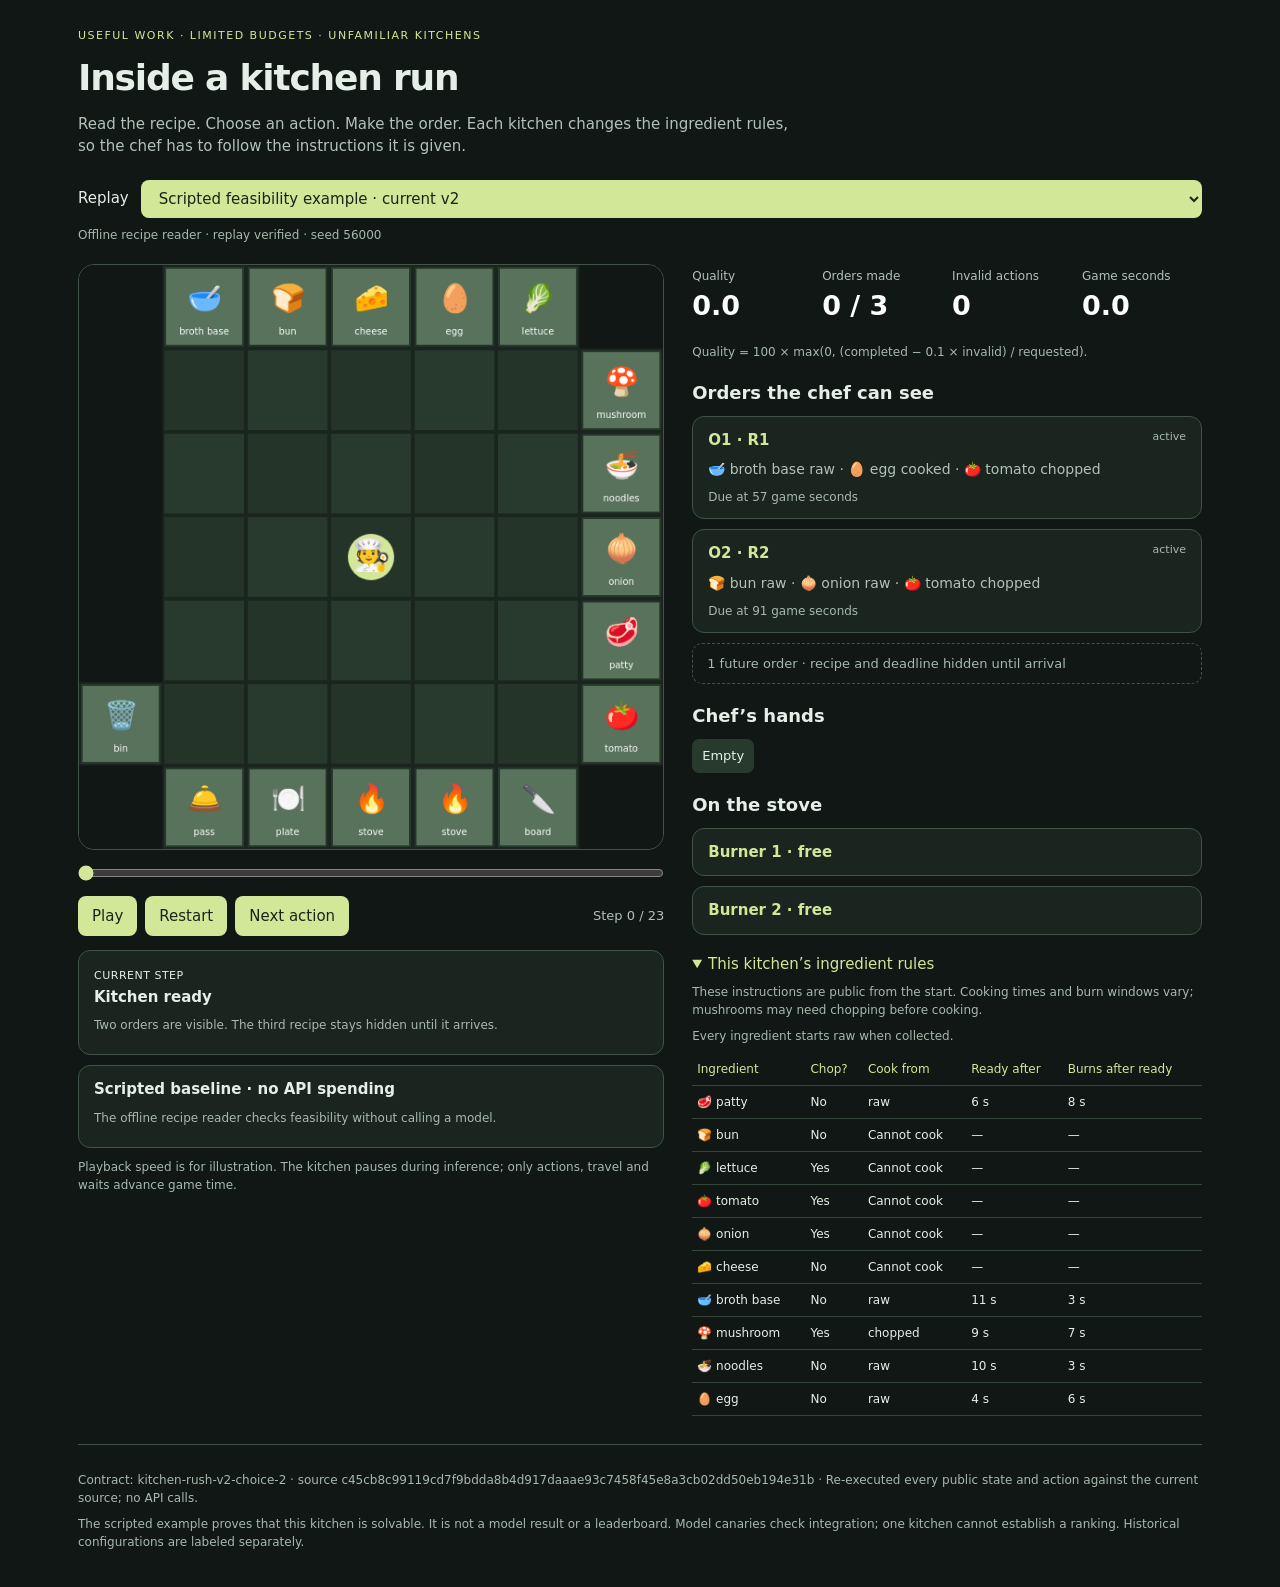
<file: ui/v2/index.html>
<!doctype html>
<html lang="en">
<head>
<meta charset="utf-8"><meta name="viewport" content="width=device-width,initial-scale=1">
<title>Kitchen Rush v2 · Inside a run</title>
<style>
:root{color-scheme:dark;font:15px/1.5 system-ui;background:#101714;color:#e5efe8}*{box-sizing:border-box}body{max-width:1180px;margin:auto;padding:28px}h1{font-size:36px;letter-spacing:-1.2px;margin:6px 0}h2{font-size:18px;margin:18px 0 10px}p{color:#b3c2b9;margin:8px 0}.eyebrow{color:#d3e799;letter-spacing:1.5px;font-size:11px}.intro{max-width:720px}.replay-picker{display:flex;gap:12px;align-items:center;margin-top:22px;flex-wrap:wrap}main{display:grid;grid-template-columns:minmax(0,1.15fr) minmax(0,1fr);gap:28px;margin-top:20px}canvas{display:block;width:100%;background:#19251e;border:1px solid #405346;border-radius:16px}article,.box{padding:12px 15px;border:1px solid #405346;background:#19251e;border-radius:12px;margin-bottom:10px}article b{color:#d3e799}article p{font-size:14px;margin-bottom:0}button,input,select{font:inherit}select{max-width:100%;flex:1}button,select{padding:9px 14px;border-radius:8px;background:#d3e799;border:0;color:#182618}button{cursor:pointer}button:disabled{opacity:.45;cursor:default}button:focus-visible,select:focus-visible,input:focus-visible,summary:focus-visible{outline:3px solid #f2c677;outline-offset:3px}input[type=range]{width:100%;margin:15px 0;accent-color:#d3e799}.controls{display:flex;align-items:center;gap:8px}.step-count{margin-left:auto;font-size:13px;color:#b3c2b9}.stats{display:grid;grid-template-columns:repeat(4,1fr);gap:10px;margin:0 0 16px}.stats strong{display:block;font-size:27px;color:#fff}.stats span{font-size:12px;color:#b3c2b9}.small{font-size:12px;color:#a7b9ae}.tag{font-size:11px;letter-spacing:.5px;text-transform:uppercase}.action-box{min-height:94px;margin-top:14px}.action-box strong{display:block}.resources{display:grid;grid-template-columns:1fr 1fr;gap:10px}.resources strong{display:block;font-size:19px}.resources p{font-size:12px}.boundary{color:#efc37a!important}.status{font-size:11px;float:right;color:#a7b9ae}.pending{border:1px dashed #405346;padding:10px 14px;border-radius:10px;font-size:13px;color:#a7b9ae}.inventory{display:flex;gap:8px;flex-wrap:wrap}.item{background:#283a2e;padding:7px 10px;border-radius:7px;font-size:13px}.rules{width:100%;border-collapse:collapse;font-size:12px}.rules th,.rules td{text-align:left;padding:7px 5px;border-bottom:1px solid #34453a}.rules th{color:#d3e799;font-weight:500}.rules caption{text-align:left;margin-bottom:8px;color:#a7b9ae}summary{cursor:pointer;color:#d3e799}details{margin-top:18px}.source{overflow-wrap:anywhere}footer{border-top:1px solid #405346;margin-top:28px;padding-top:18px}.error{color:#ffc3a8;background:#422b22;border:1px solid #895941;padding:14px;border-radius:10px}#loading{margin-top:18px}[hidden]{display:none!important}@media(max-width:760px){main{grid-template-columns:1fr}body{padding:18px}.stats{gap:5px}.stats strong{font-size:24px}h1{font-size:30px}}@media(prefers-reduced-motion:reduce){*{scroll-behavior:auto}}
</style>
</head>
<body>
<header><div class="eyebrow">USEFUL WORK · LIMITED BUDGETS · UNFAMILIAR KITCHENS</div><h1>Inside a kitchen run</h1><p class="intro">Read the recipe. Choose an action. Make the order. Each kitchen changes the ingredient rules, so the chef has to follow the instructions it is given.</p></header>
<div class="replay-picker"><label for="example">Replay</label><select id="example"><option value="demo.json">Scripted feasibility example</option></select></div>
<p id="subtitle" class="small">Loading the current kitchen…</p><p id="loading" role="status">Loading replay…</p>
<main id="replay" hidden>
<section><canvas id="kitchen" width="630" height="630" role="img" aria-label="Kitchen replay"></canvas><input id="timeline" aria-label="Replay position" type="range" min="0" value="0"><div class="controls"><button id="play">Play</button><button id="restart">Restart</button><button id="next">Next action</button><span id="position" class="step-count"></span></div><div class="box action-box"><span class="tag">Current step</span><strong id="action">Kitchen ready</strong><p id="feedback" class="small"></p></div><div class="box"><b id="allowance"></b><p id="budget-note" class="small"></p><div id="resources" class="resources" hidden><div><span class="small">Admitted action cost</span><strong id="accepted"></strong></div><div><span class="small">This attempt paid</span><strong id="paid"></strong></div></div><p id="prior-attempt" class="small" hidden></p><p id="boundary" class="small boundary" hidden></p><p id="tokens" class="small" hidden></p></div><p class="small">Playback speed is for illustration. The kitchen pauses during inference; only actions, travel and waits advance game time.</p></section>
<section><div class="stats"><div><span>Quality</span><strong id="quality">0</strong></div><div><span>Orders made</span><strong id="completed">0 / 3</strong></div><div><span>Invalid actions</span><strong id="invalid">0</strong></div><div><span>Game seconds</span><strong id="clock">0</strong></div></div><p class="small">Quality = 100 × max(0, (completed − 0.1 × invalid) / requested).</p><h2>Orders the chef can see</h2><div id="cards"></div><p id="pending" class="pending"></p><h2>Chef’s hands</h2><div id="hands" class="inventory"></div><h2>On the stove</h2><div id="burners"></div><details open><summary>This kitchen’s ingredient rules</summary><p class="small">These instructions are public from the start. Cooking times and burn windows vary; mushrooms may need chopping before cooking.</p><table class="rules"><caption>Every ingredient starts raw when collected.</caption><thead><tr><th>Ingredient</th><th>Chop?</th><th>Cook from</th><th>Ready after</th><th>Burns after ready</th></tr></thead><tbody id="rules"></tbody></table></details></section>
</main>
<footer><p id="source" class="small source"></p><p class="small">The scripted example proves that this kitchen is solvable. It is not a model result or a leaderboard. Model canaries check integration; one kitchen cannot establish a ranking. Historical configurations are labeled separately.</p></footer>
<script>
'use strict';
const CONTRACT='kitchen-rush-v2-choice-2', $=s=>document.querySelector(s), ctx=$('#kitchen').getContext('2d');
const icons={patty:'🥩',bun:'🍞',lettuce:'🥬',tomato:'🍅',onion:'🧅',cheese:'🧀',broth_base:'🥣',mushroom:'🍄',noodles:'🍜',egg:'🥚'};
const pretty=s=>String(s??'').replaceAll('_',' ').toLowerCase(), money=x=>'$'+Number(x||0).toFixed(6), nano=x=>Math.ceil(Number(x)*1e9-1e-9);
let replay=null,at=0,timer=null,loadId=0,examples=[{file:'demo.json',label:'Scripted feasibility example',kind:'scripted'}];
function pause(){clearInterval(timer);timer=null;$('#play').textContent='Play'}
function textItem(parent,text,cls='item'){const e=document.createElement('span');e.className=cls;e.textContent=text;parent.append(e)}
function draw(state){const n=replay.layout.grid_n,cell=630/n;ctx.clearRect(0,0,630,630);ctx.textAlign='center';ctx.textBaseline='middle';for(let r=0;r<n;r++)for(let c=0;c<n;c++){ctx.fillStyle=(r+c)%2?'#283a2e':'#243428';ctx.fillRect(c*cell+2,r*cell+2,cell-4,cell-4)}for(const [r,c] of replay.layout.blocked){ctx.fillStyle='#101714';ctx.fillRect(c*cell,r*cell,cell,cell)}for(const s of replay.layout.stations){const [r,c]=s.cell;ctx.fillStyle='#58725b';ctx.fillRect(c*cell+4,r*cell+4,cell-8,cell-8);ctx.fillStyle='#fff';ctx.font='30px system-ui';ctx.fillText(icons[s.ingredient]||({BOARD:'🔪',STOVE:'🔥',PLATE:'🍽️',PASS:'🛎️',BIN:'🗑️'}[s.type])||'▪',c*cell+cell/2,r*cell+cell*.43);ctx.font='10px system-ui';ctx.fillText(pretty(s.ingredient||s.type),c*cell+cell/2,r*cell+cell*.81)}const [r,c]=state.chef_pos;ctx.fillStyle='#d3e799';ctx.beginPath();ctx.arc(c*cell+cell/2,r*cell+cell/2,25,0,Math.PI*2);ctx.fill();ctx.font='33px system-ui';ctx.fillText('🧑‍🍳',c*cell+cell/2,r*cell+cell/2);$('#kitchen').setAttribute('aria-label',`Chef at row ${r+1}, column ${c+1}. ${state.completed_orders} of ${state.requested_orders} orders completed.`)}
function tokenAccounting(data,entry){const identity=data.model||entry.model_accounting;if(!identity||typeof identity.provider!=='string'||!identity.provider)return {generation_token_eligible:null};const eligible=identity.provider!=='TypeSafe';if(entry.model_accounting&&((entry.model_accounting.provider!==identity.provider)||(entry.model_accounting.generation_token_eligible!==eligible)))throw new Error('Provider accounting metadata differs.');if(data.token_cap!=null&&!eligible)throw new Error('This provider is not eligible for a generation-token allowance.');return {provider:identity.provider,generation_token_eligible:eligible}}
function tokenUsageText(replay,cost){if(replay.model_accounting?.generation_token_eligible===false)return 'Generation-token comparison: not applicable. Provider-reported output units are not comparable.';if(replay.model_accounting?.generation_token_eligible!==true)return 'Generation-token comparison: unavailable (accounting metadata missing).';return (cost.output_tokens||0).toLocaleString()+' generated tokens used'+(replay.token_cap!=null?' · '+Math.max(0,replay.token_cap-(cost.output_tokens||0)).toLocaleString()+' left · '+money(replay.dollar_cap)+' dollar backstop':'')}
function render(){const step=replay.steps[at],s=step.state;draw(s);const q=100*Math.max(0,(s.completed_orders-.1*s.invalid_actions)/s.requested_orders);$('#quality').textContent=q.toFixed(1);$('#completed').textContent=s.completed_orders+' / '+s.requested_orders;$('#invalid').textContent=s.invalid_actions;$('#clock').textContent=s.clock_gs.toFixed(1);$('#timeline').value=at;$('#position').textContent=`Step ${at} / ${replay.steps.length-1}`;$('#next').disabled=at===replay.steps.length-1;
$('#cards').replaceChildren();for(const order of s.orders.filter(o=>o.status!=='PENDING')){const card=document.createElement('article'),title=document.createElement('b'),status=document.createElement('span'),body=document.createElement('p');title.textContent=order.order_id+' · '+order.dish;status.className='status';status.textContent=pretty(order.status);body.textContent=Object.entries(s.recipe_cards[order.dish]||{}).map(([i,v])=>(icons[i]||'')+' '+pretty(i)+' '+pretty(v)).join(' · ');card.append(title,status,body);if(order.status==='ACTIVE'){const deadline=document.createElement('p');deadline.className='small';deadline.textContent='Due at '+order.deadline_gs+' game seconds';card.append(deadline)}$('#cards').append(card)}$('#pending').hidden=!s.pending_orders;$('#pending').textContent=s.pending_orders+' future order'+(s.pending_orders===1?'':'s')+' · recipe and deadline hidden until arrival';
$('#hands').replaceChildren();if(!s.hands.length)textItem($('#hands'),'Empty');for(const h of s.hands)textItem($('#hands'),(icons[h.ingredient]||'🍽️')+' '+pretty(h.ingredient)+' · '+pretty(h.state));$('#burners').replaceChildren();for(const b of s.burners){const e=document.createElement('article');const title=document.createElement('b');title.textContent='Burner '+((b.burner_index??b.index)+1)+' · '+(b.ingredient?pretty(b.ingredient):'free');e.append(title);if(b.ingredient){const p=document.createElement('p');p.textContent=pretty(b.status)+(b.status==='COOKING'?' · ready in '+Math.max(0,b.ready_gs-s.clock_gs).toFixed(1)+' s':b.status==='READY'?' · burns in '+Math.max(0,b.burn_gs-s.clock_gs).toFixed(1)+' s':'');e.append(p)}$('#burners').append(e)}
$('#rules').replaceChildren();for(const [name,r] of Object.entries(s.ingredient_rules)){const tr=document.createElement('tr');for(const value of [(icons[name]||'')+' '+pretty(name),r.choppable?'Yes':'No',r.cookable_from?pretty(r.cookable_from):'Cannot cook',r.cookable_from?r.cook_time+' s':'—',r.cookable_from?r.burn_window+' s':'—']){const td=document.createElement('td');td.textContent=value;tr.append(td)}$('#rules').append(tr)}
const action=step.action;$('#action').textContent=step.kind==='boundary'?'Budget boundary · no action taken':action?pretty(action.name)+' '+Object.values(action.arguments||{}).map(pretty).join(' · '):'Kitchen ready';$('#feedback').textContent=step.kind==='boundary'?'The response was paid for, but its action did not fit the allowance and was never executed.':step.note||'The first orders have arrived. Read their cards and this kitchen’s rules.';
const cost=step.accounting||{accepted_usd:0,paid_usd:0,boundary_usd:0,output_tokens:0},model=replay.kind==='model';$('#resources').hidden=!model;$('#allowance').textContent=model?(replay.token_cap!=null?replay.token_cap.toLocaleString()+' generated-token allowance':money(replay.dollar_cap)+' allowance for executed actions'):'Scripted baseline · no API spending';$('#budget-note').textContent=model?'An action counts only if cumulative paid response cost fits the dollar allowance. A final response can be paid without being admitted.':'The offline recipe reader checks feasibility without calling a model.';const prior=replay.prior_attempt;$('#prior-attempt').hidden=!prior;$('#prior-attempt').textContent=prior?'A previous attempt '+(prior.failure_kind==='peer_accounting_pause'?'was interrupted by an accounting pause':'failed')+'. Its known cost was '+money(prior.known_cost_usd)+'.'+(prior.retained_liability_usd?' Another '+money(prior.retained_liability_usd)+' is reserved for an unknown bill; it is not confirmed spending.':'')+' The cost report includes both attempts.':'';$('#accepted').textContent=money(cost.accepted_usd);$('#paid').textContent=money(cost.paid_usd);$('#boundary').hidden=!cost.boundary_usd;$('#boundary').textContent='Boundary response paid: '+money(cost.boundary_usd)+' · excluded from actions and quality.';$('#tokens').hidden=!model;$('#tokens').textContent=tokenUsageText(replay,cost);if(at===replay.steps.length-1&&replay.reason)$('#feedback').textContent+=' Stopped: '+pretty(replay.reason)+'.';}
function normalise(data,entry){if(data.protocol!==CONTRACT)throw new Error('This replay uses an earlier or unknown protocol.');if(!/^[a-f0-9]{64}$/.test(data.protocol_hash||''))throw new Error('Missing source version.');if(data.replay_schema==='choice-replay-1'){if(data.kind!=='scripted'||entry.kind!=='scripted')throw new Error('Unsupported exported replay kind.');return data}if(entry.kind!=='model'||data.status!=='complete'||entry.audit?.status!=='passed'||entry.audit.protocol_hash!==data.protocol_hash||!entry.sha256)throw new Error('A model replay needs a complete current run, matching audit metadata and a file hash.');if(!Array.isArray(data.requests)||!Array.isArray(data.frames))throw new Error('Missing model replay evidence.');if(data.source?.manifest_sha256&&data.source.manifest_sha256!==entry.audit.manifest_sha256)throw new Error('Replay manifest accounting source differs.');const modelAccounting=tokenAccounting(data,entry);if(data.token_cap!=null&&modelAccounting.generation_token_eligible!==true)throw new Error('Token allowance needs verified generation accounting.');let admitted=0,invalid=0,paid=0,tokens=0;const requests=data.requests.filter(r=>r.admitted);const steps=[];for(const f of data.frames){if(!['start','action'].includes(f.kind))continue;if(f.kind==='action'){const request=requests[admitted++];if(!request)throw new Error('Action and accounting counts differ.');paid+=nano(request.cost_usd);tokens+=request.output_tokens;if(f.action?.ok===false)invalid++}const visible=f.orders.filter(o=>o.status!=='PENDING'),known=new Set(visible.map(o=>o.dish));steps.push({kind:f.kind,action:f.action,note:f.action?.note,state:{...f,orders:visible,recipe_cards:Object.fromEntries(Object.entries(data.spec.recipe_cards).filter(([k])=>known.has(k))),ingredient_rules:data.spec.ingredient_rules,requested_orders:data.spec.orders.length,completed_orders:visible.filter(o=>o.status==='SERVED').length,invalid_actions:invalid,pending_orders:f.orders.length-visible.length},accounting:{accepted_usd:paid/1e9,paid_usd:paid/1e9,boundary_usd:0,output_tokens:tokens}})}if(admitted!==requests.length)throw new Error('Missing admitted actions.');const boundary=data.requests.filter(r=>!r.admitted);if(boundary.length>1)throw new Error('Multiple boundary responses.');if(boundary.length){const last=steps[steps.length-1],b=boundary[0];steps.push({...last,kind:'boundary',action:null,accounting:{accepted_usd:data.accepted_cost_usd,paid_usd:data.cost_usd,boundary_usd:data.boundary_cost_usd,output_tokens:data.output_tokens}})}return {kind:'model',model_accounting:modelAccounting,protocol:data.protocol,protocol_hash:data.protocol_hash,layout:data.spec,steps,token_cap:data.token_cap,dollar_cap:data.dollar_cap,reason:data.reason,seed:data.spec.seed,verification:{source:entry.audit.source||'Published audit gate',status:'audited'},model_label:entry.label,prior_attempt:data.source?.prior_failed_attempt}}
async function loadReplay(entry){const id=++loadId;pause();replay=null;at=0;$('#replay').hidden=true;$('#loading').hidden=false;$('#loading').className='';$('#loading').textContent='Loading replay…';try{const response=await fetch(entry.file);if(!response.ok)throw new Error('HTTP '+response.status);const raw=await response.text();if(entry.sha256){const bytes=new TextEncoder().encode(raw),hash=Array.from(new Uint8Array(await crypto.subtle.digest('SHA-256',bytes)),b=>b.toString(16).padStart(2,'0')).join('');if(hash!==entry.sha256)throw new Error('Replay file does not match its published hash.')}const next=normalise(JSON.parse(raw),entry);if(!next.steps?.length)throw new Error('No replay steps.');for(const step of next.steps){if(!step.state?.ingredient_rules||step.state.orders.some(o=>o.status==='PENDING'))throw new Error('Replay is not a public-state projection.')}if(id!==loadId)return;replay=next;$('#timeline').max=replay.steps.length-1;$('#subtitle').textContent=(replay.kind==='model'?entry.label+' · audited model replay':'Offline recipe reader · replay verified')+' · seed '+replay.seed;$('#source').textContent='Contract: '+replay.protocol+' · source '+replay.protocol_hash+' · '+(replay.verification?.source||'Source evidence unavailable');$('#loading').hidden=true;$('#replay').hidden=false;render()}catch(e){if(id!==loadId)return;$('#loading').className='error';$('#loading').textContent='Could not load this replay: '+e.message;$('#subtitle').textContent='Replay unavailable';$('#source').textContent='No result is shown.'}}
$('#play').onclick=()=>{if(!replay)return;if(timer){pause();return}if(at===replay.steps.length-1)at=0;$('#play').textContent='Pause';render();timer=setInterval(()=>{if(at<replay.steps.length-1){at++;render()}else pause()},650)};$('#restart').onclick=()=>{pause();at=0;render()};$('#next').onclick=()=>{pause();if(at<replay.steps.length-1){at++;render()}};$('#timeline').oninput=e=>{pause();at=Number(e.target.value);render()};$('#example').onchange=e=>loadReplay(examples.find(x=>x.file===e.target.value));
async function start(){try{const response=await fetch('examples.json');if(response.ok){const list=await response.json();if(Array.isArray(list)&&list.length)examples=list.filter(e=>e.file&&e.label&&(e.kind==='scripted'||e.kind==='model'))}}catch{}if(!examples.length)examples=[{file:'demo.json',label:'Scripted feasibility example',kind:'scripted'}];$('#example').replaceChildren(...examples.map(e=>{const o=document.createElement('option');o.value=e.file;o.textContent=e.label;return o}));loadReplay(examples[0])}start();
</script>
</body></html>
</file>
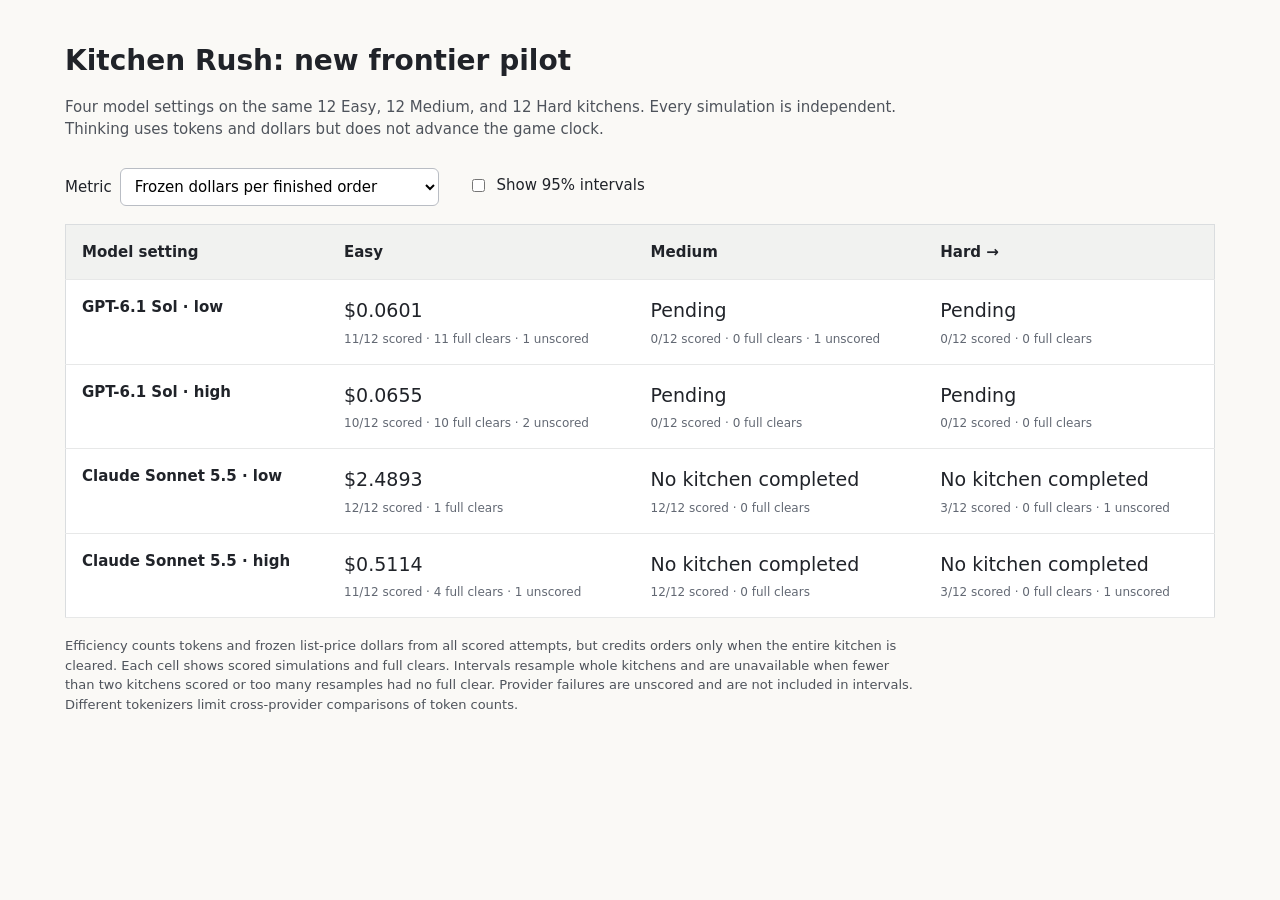
<file: docs/v2/NEW_FRONTIER_FOUR_MATRIX_20260929.html>
<!doctype html>
<html lang="en"><meta charset="utf-8"><meta name="viewport" content="width=device-width,initial-scale=1">
<title>Kitchen Rush frontier pilot</title>
<style>
body{font:15px/1.5 system-ui,-apple-system,sans-serif;max-width:1150px;margin:45px auto;padding:0 22px;color:#202329;background:#faf9f6}
h1{font-size:28px;line-height:1.15}p{color:#4e535b;max-width:850px}label{display:inline-flex;gap:8px;align-items:center;margin:12px 25px 18px 0}
select{font:inherit;padding:8px 10px;background:white;border:1px solid #b9bdc4;border-radius:6px}
table{width:100%;border-collapse:collapse;background:white;border:1px solid #dadddf}th,td{padding:16px;text-align:left;border-bottom:1px solid #e7e8e8;vertical-align:top}th{background:#f1f2f0;font-weight:650}td:first-child{font-weight:600;width:230px}
.value{font-size:19px;font-variant-numeric:tabular-nums}.meta,.interval{font-size:12px;color:#626873;margin-top:5px}.interval{color:#3b617c}
.note{margin-top:18px;font-size:13px}
</style>
<h1>Kitchen Rush: new frontier pilot</h1>
<p>Four model settings on the same 12 Easy, 12 Medium, and 12 Hard kitchens. Every simulation is independent. Thinking uses tokens and dollars but does not advance the game clock.</p>
<label>Metric <select id="metric"><option value="usd">Frozen dollars per finished order</option><option value="tokens">Generation tokens per finished order</option><option value="completion">Orders served</option><option value="invalid">Invalid decisions</option></select></label>
<label><input type="checkbox" id="ci"> Show 95% intervals</label>
<table><thead><tr><th>Model setting</th><th>Easy</th><th>Medium</th><th>Hard →</th></tr></thead><tbody id="rows"></tbody></table>
<p class="note">Efficiency counts tokens and frozen list-price dollars from all scored attempts, but credits orders only when the entire kitchen is cleared. Each cell shows scored simulations and full clears. Intervals resample whole kitchens and are unavailable when fewer than two kitchens scored or too many resamples had no full clear. Provider failures are unscored and are not included in intervals. Different tokenizers limit cross-provider comparisons of token counts.</p>
<script>
const data={"summary":{"easy|claude-sonnet-5-5-high":{"attempted":12,"billed_usd":6.136572,"clear_kitchens":4,"decisions":456,"finished_orders":12,"frozen_usd":6.136572,"generation_tokens":108666,"invalid":8,"invalid_action_pct":1.7543859649122806,"order_completion_pct":63.63636363636363,"planned":12,"requested_orders":33,"running":0,"scored":11,"served_orders":21,"tokens_per_finished_order":9055.5,"unscored":1,"usd_per_finished_order":0.511381},"easy|claude-sonnet-5-5-low":{"attempted":12,"billed_usd":7.46786,"clear_kitchens":1,"decisions":639,"finished_orders":3,"frozen_usd":7.46786,"generation_tokens":36451,"invalid":19,"invalid_action_pct":2.97339593114241,"order_completion_pct":19.444444444444443,"planned":12,"requested_orders":36,"running":0,"scored":12,"served_orders":7,"tokens_per_finished_order":12150.333333333334,"unscored":0,"usd_per_finished_order":2.4892866666666666},"easy|gpt-6-1-sol-high":{"attempted":12,"billed_usd":2.3937519999999997,"clear_kitchens":10,"decisions":257,"finished_orders":30,"frozen_usd":1.96491,"generation_tokens":24800,"invalid":0,"invalid_action_pct":0.0,"order_completion_pct":100.0,"planned":12,"requested_orders":30,"running":0,"scored":10,"served_orders":30,"tokens_per_finished_order":826.6666666666666,"unscored":2,"usd_per_finished_order":0.065497},"easy|gpt-6-1-sol-low":{"attempted":12,"billed_usd":2.4625045,"clear_kitchens":11,"decisions":287,"finished_orders":33,"frozen_usd":1.983498,"generation_tokens":6575,"invalid":0,"invalid_action_pct":0.0,"order_completion_pct":100.0,"planned":12,"requested_orders":33,"running":0,"scored":11,"served_orders":33,"tokens_per_finished_order":199.24242424242425,"unscored":1,"usd_per_finished_order":0.060106},"hard|claude-sonnet-5-5-high":{"attempted":4,"billed_usd":6.017314,"clear_kitchens":0,"decisions":293,"finished_orders":0,"frozen_usd":6.017314,"generation_tokens":90464,"invalid":4,"invalid_action_pct":1.3651877133105803,"order_completion_pct":66.66666666666667,"planned":12,"requested_orders":18,"running":0,"scored":3,"served_orders":12,"tokens_per_finished_order":null,"unscored":1,"usd_per_finished_order":null},"hard|claude-sonnet-5-5-low":{"attempted":4,"billed_usd":6.071024,"clear_kitchens":0,"decisions":340,"finished_orders":0,"frozen_usd":6.0710239999999995,"generation_tokens":13756,"invalid":15,"invalid_action_pct":4.411764705882353,"order_completion_pct":11.11111111111111,"planned":12,"requested_orders":18,"running":0,"scored":3,"served_orders":2,"tokens_per_finished_order":null,"unscored":1,"usd_per_finished_order":null},"hard|gpt-6-1-sol-high":{"attempted":0,"billed_usd":0,"clear_kitchens":0,"decisions":0,"finished_orders":0,"frozen_usd":0,"generation_tokens":0,"invalid":0,"invalid_action_pct":null,"order_completion_pct":null,"planned":12,"requested_orders":0,"running":0,"scored":0,"served_orders":0,"tokens_per_finished_order":null,"unscored":0,"usd_per_finished_order":null},"hard|gpt-6-1-sol-low":{"attempted":0,"billed_usd":0,"clear_kitchens":0,"decisions":0,"finished_orders":0,"frozen_usd":0,"generation_tokens":0,"invalid":0,"invalid_action_pct":null,"order_completion_pct":null,"planned":12,"requested_orders":0,"running":0,"scored":0,"served_orders":0,"tokens_per_finished_order":null,"unscored":0,"usd_per_finished_order":null},"medium|claude-sonnet-5-5-high":{"attempted":12,"billed_usd":6.1697,"clear_kitchens":0,"decisions":430,"finished_orders":0,"frozen_usd":6.1697,"generation_tokens":141072,"invalid":16,"invalid_action_pct":3.7209302325581395,"order_completion_pct":2.7777777777777777,"planned":12,"requested_orders":36,"running":0,"scored":12,"served_orders":1,"tokens_per_finished_order":null,"unscored":0,"usd_per_finished_order":null},"medium|claude-sonnet-5-5-low":{"attempted":12,"billed_usd":5.082199999999999,"clear_kitchens":0,"decisions":436,"finished_orders":0,"frozen_usd":5.082199999999999,"generation_tokens":25268,"invalid":36,"invalid_action_pct":8.256880733944953,"order_completion_pct":2.7777777777777777,"planned":12,"requested_orders":36,"running":0,"scored":12,"served_orders":1,"tokens_per_finished_order":null,"unscored":0,"usd_per_finished_order":null},"medium|gpt-6-1-sol-high":{"attempted":0,"billed_usd":0,"clear_kitchens":0,"decisions":0,"finished_orders":0,"frozen_usd":0,"generation_tokens":0,"invalid":0,"invalid_action_pct":null,"order_completion_pct":null,"planned":12,"requested_orders":0,"running":0,"scored":0,"served_orders":0,"tokens_per_finished_order":null,"unscored":0,"usd_per_finished_order":null},"medium|gpt-6-1-sol-low":{"attempted":1,"billed_usd":0,"clear_kitchens":0,"decisions":0,"finished_orders":0,"frozen_usd":0,"generation_tokens":0,"invalid":0,"invalid_action_pct":null,"order_completion_pct":null,"planned":12,"requested_orders":0,"running":0,"scored":0,"served_orders":0,"tokens_per_finished_order":null,"unscored":1,"usd_per_finished_order":null}},"intervals":{"easy|gpt-6-1-sol-low":{"tokens":{"low":175.08863636363637,"high":226.51590909090908,"finite_draw_fraction":1.0},"usd":{"low":0.05630968636363636,"high":0.06361391666666667,"finite_draw_fraction":1.0},"completion":{"low":1.0,"high":1.0,"finite_draw_fraction":1.0},"invalid":{"low":0.0,"high":0.0,"finite_draw_fraction":1.0}},"easy|gpt-6-1-sol-high":{"tokens":{"low":679.5558333333333,"high":996.0383333333333,"finite_draw_fraction":1.0},"usd":{"low":0.06087195000000001,"high":0.06984257000000002,"finite_draw_fraction":1.0},"completion":{"low":1.0,"high":1.0,"finite_draw_fraction":1.0},"invalid":{"low":0.0,"high":0.0,"finite_draw_fraction":1.0}},"easy|claude-sonnet-5-5-low":{"tokens":null,"usd":null,"completion":{"low":0.027777777777777776,"high":0.3888888888888889,"finite_draw_fraction":1.0},"invalid":{"low":0.015772249683300626,"high":0.04399355276029671,"finite_draw_fraction":1.0}},"easy|claude-sonnet-5-5-high":{"tokens":{"low":4010.2023809523807,"high":41978.833333333336,"finite_draw_fraction":0.99275},"usd":{"low":0.24881207142857145,"high":2.261201166666667,"finite_draw_fraction":0.99275},"completion":{"low":0.3939393939393939,"high":0.8484848484848485,"finite_draw_fraction":1.0},"invalid":{"low":0.005521875466626849,"high":0.029350207387167843,"finite_draw_fraction":1.0}},"medium|gpt-6-1-sol-low":{"tokens":null,"usd":null,"completion":null,"invalid":null},"medium|gpt-6-1-sol-high":{"tokens":null,"usd":null,"completion":null,"invalid":null},"medium|claude-sonnet-5-5-low":{"tokens":null,"usd":null,"completion":{"low":0.0,"high":0.08333333333333333,"finite_draw_fraction":1.0},"invalid":{"low":0.05517241379310345,"high":0.10835214446952596,"finite_draw_fraction":1.0}},"medium|claude-sonnet-5-5-high":{"tokens":null,"usd":null,"completion":{"low":0.0,"high":0.08333333333333333,"finite_draw_fraction":1.0},"invalid":{"low":0.02974767644672468,"high":0.04578313253012048,"finite_draw_fraction":1.0}},"hard|gpt-6-1-sol-low":{"tokens":null,"usd":null,"completion":null,"invalid":null},"hard|gpt-6-1-sol-high":{"tokens":null,"usd":null,"completion":null,"invalid":null},"hard|claude-sonnet-5-5-low":{"tokens":null,"usd":null,"completion":{"low":0.0,"high":0.16666666666666666,"finite_draw_fraction":1.0},"invalid":{"low":0.031007751937984496,"high":0.05825242718446602,"finite_draw_fraction":1.0}},"hard|claude-sonnet-5-5-high":{"tokens":null,"usd":null,"completion":{"low":0.5,"high":0.8333333333333334,"finite_draw_fraction":1.0},"invalid":{"low":0.01020408163265306,"high":0.02040816326530612,"finite_draw_fraction":1.0}}}};
const levels=['easy','medium','hard'];
const keys=['gpt-6-1-sol-low','gpt-6-1-sol-high','claude-sonnet-5-5-low','claude-sonnet-5-5-high'];
const names=['GPT-6.1 Sol · low','GPT-6.1 Sol · high','Claude Sonnet 5.5 · low','Claude Sonnet 5.5 · high'];
const fields={usd:'usd_per_finished_order',tokens:'tokens_per_finished_order',completion:'order_completion_pct',invalid:'invalid_action_pct'};
function format(metric,value){if(value===null||value===undefined)return metric==='usd'||metric==='tokens'?'No kitchen completed':'—';if(metric==='usd')return '$'+value.toFixed(4);if(metric==='tokens')return Math.round(value).toLocaleString();return value.toFixed(1)+'%'}
function render(){let metric=document.querySelector('#metric').value,show=document.querySelector('#ci').checked;
document.querySelector('#rows').innerHTML=keys.map((key,i)=>'<tr><td>'+names[i]+'</td>'+levels.map(level=>{let id=level+'|'+key,s=data.summary[id],c=data.intervals[id][metric],point=s[fields[metric]];
let shown=s.scored?format(metric,point):'Pending';let interval='';if(show&&c){let lo=c.low,hi=c.high;if(metric==='completion'||metric==='invalid'){lo*=100;hi*=100}interval='<div class="interval">95%: '+format(metric,lo)+' – '+format(metric,hi)+'</div>'}
return '<td><div class="value">'+shown+'</div><div class="meta">'+s.scored+'/12 scored · '+s.clear_kitchens+' full clears'+(s.unscored?' · '+s.unscored+' unscored':'')+'</div>'+interval+'</td>'}).join('')+'</tr>').join('')}
document.querySelector('#metric').addEventListener('change',render);document.querySelector('#ci').addEventListener('change',render);render();
</script></html>
</file>
